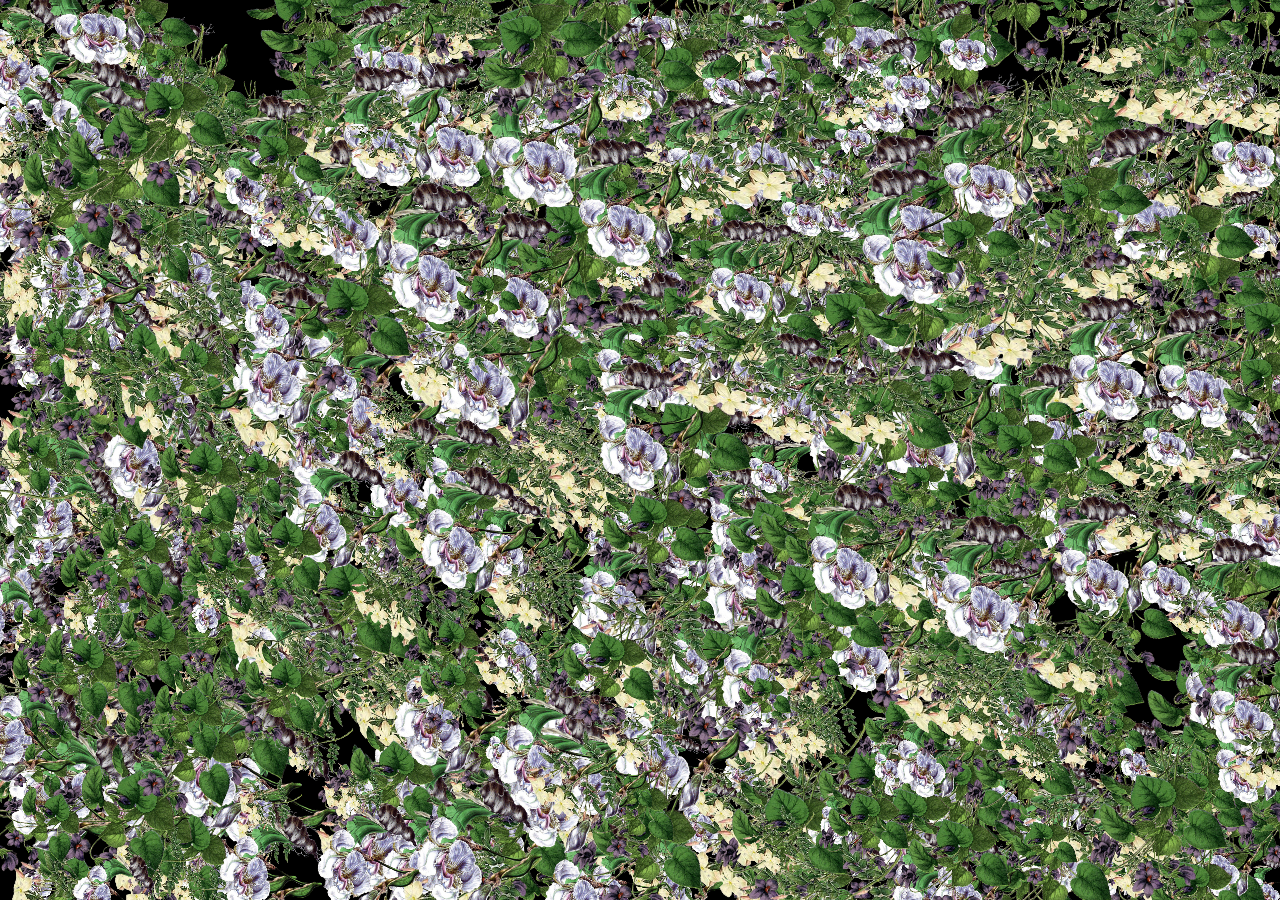
<file: classes/index.html>
<html lang="en">
<head>
    <meta charset="UTF-8">
    <meta http-equiv="X-UA-Compatible" content="IE=edge">
    <meta name="viewport" content="width=device-width, initial-scale=1.0">
    <title>Document</title>
    <link href="styles.css" rel="stylesheet">
    <script src="p5/p5.js"></script>
</head>
<body>
    <div id="mySketch"></div>
    <div id="html-body">
    </div>
</body>
<script src="sketch.js"></script>
</html>
</file>
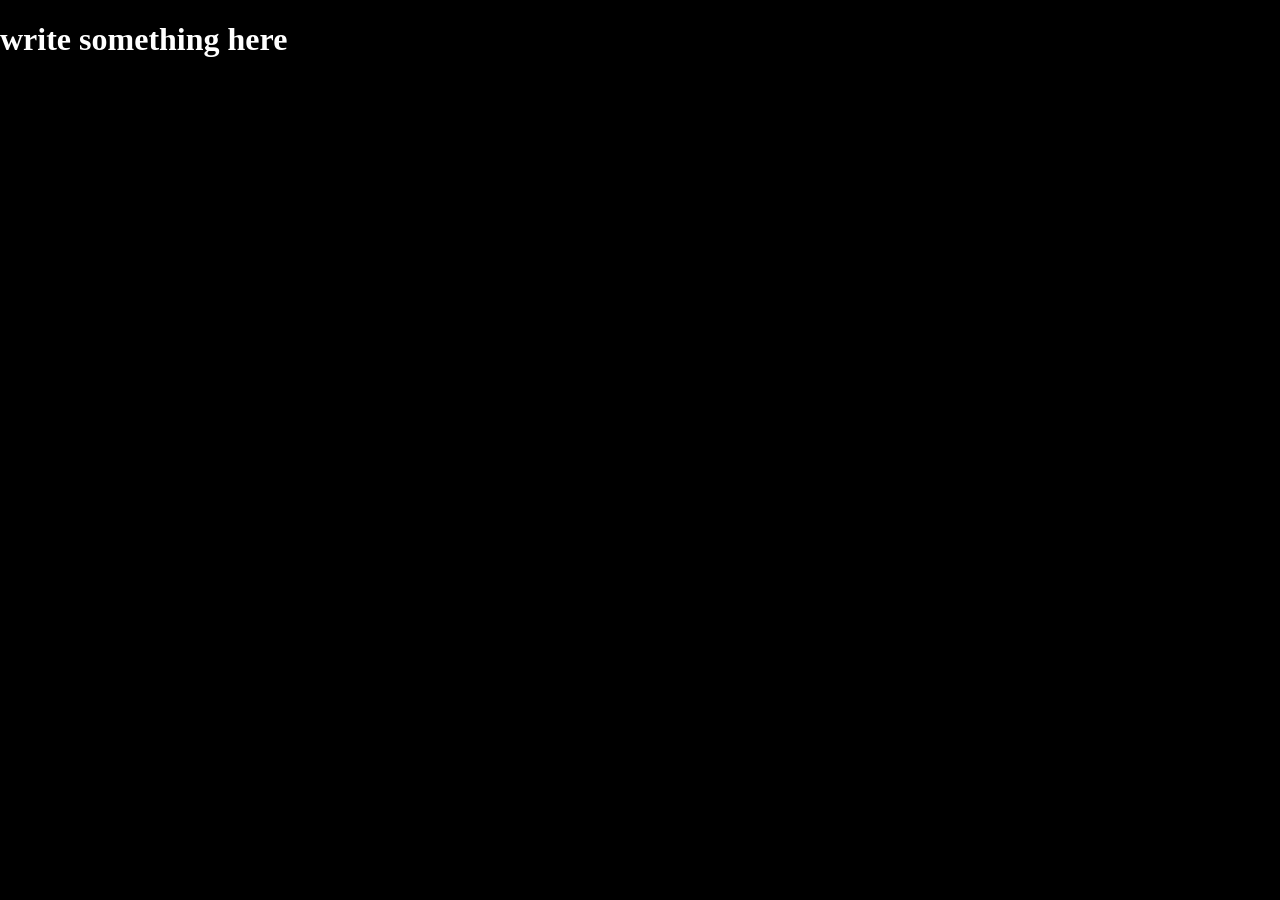
<file: p5-start/index.html>
<html lang="en">
<head>
    <meta charset="UTF-8">
    <meta http-equiv="X-UA-Compatible" content="IE=edge">
    <meta name="viewport" content="width=device-width, initial-scale=1.0">
    <title>Document</title>
    <link href="styles.css" rel="stylesheet">
    <script src="p5/p5.js"></script>
</head>
<body>
    <div id="mySketch"></div>
    <div id="html-body">
        <h1>write something here</h1>
    </div>
</body>
<script src="sketch.js"></script>
</html>
</file>
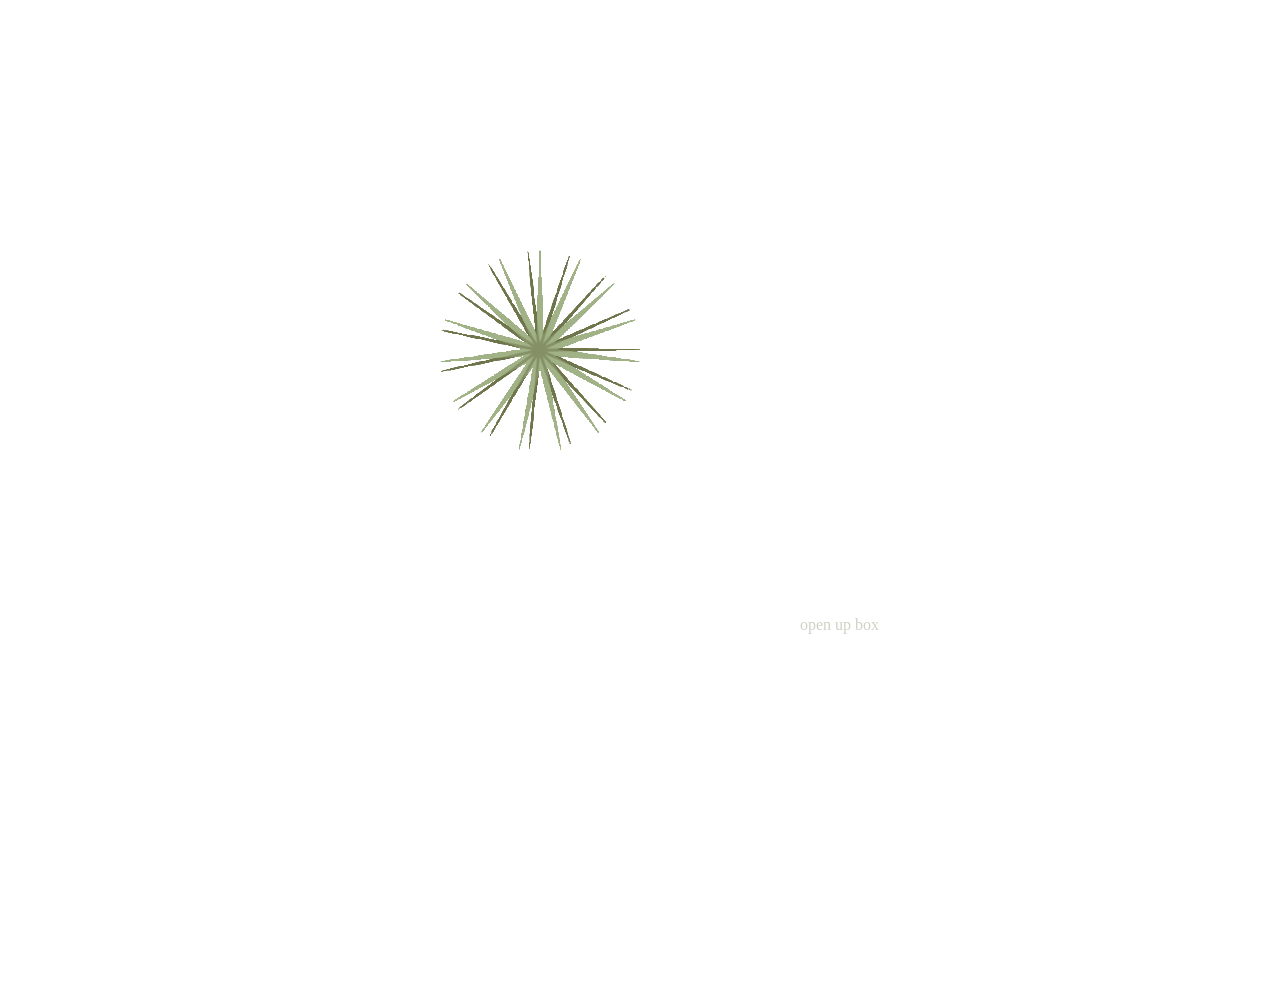
<file: excercises/exercise-2/index.html>
<html lang="en">
<head>
    <meta charset="UTF-8">
    <meta http-equiv="X-UA-Compatible" content="IE=edge">
    <meta name="viewport" content="width=device-width, initial-scale=1.0">
    <title>exercise 2</title>
    <link href="styles.css" rel="stylesheet">
    <script src="p5/p5.js"></script>
</head>
<body>
    <div id="mySketch"></div>
    <div id="html-body">
        <img id="bear" src="images/square.png" width="400" height="400">
        <div class="offer">
            <p>open up box</p>
        </div>
    </div>
</body>
<script src="sketch.js"></script>
</html>
</file>
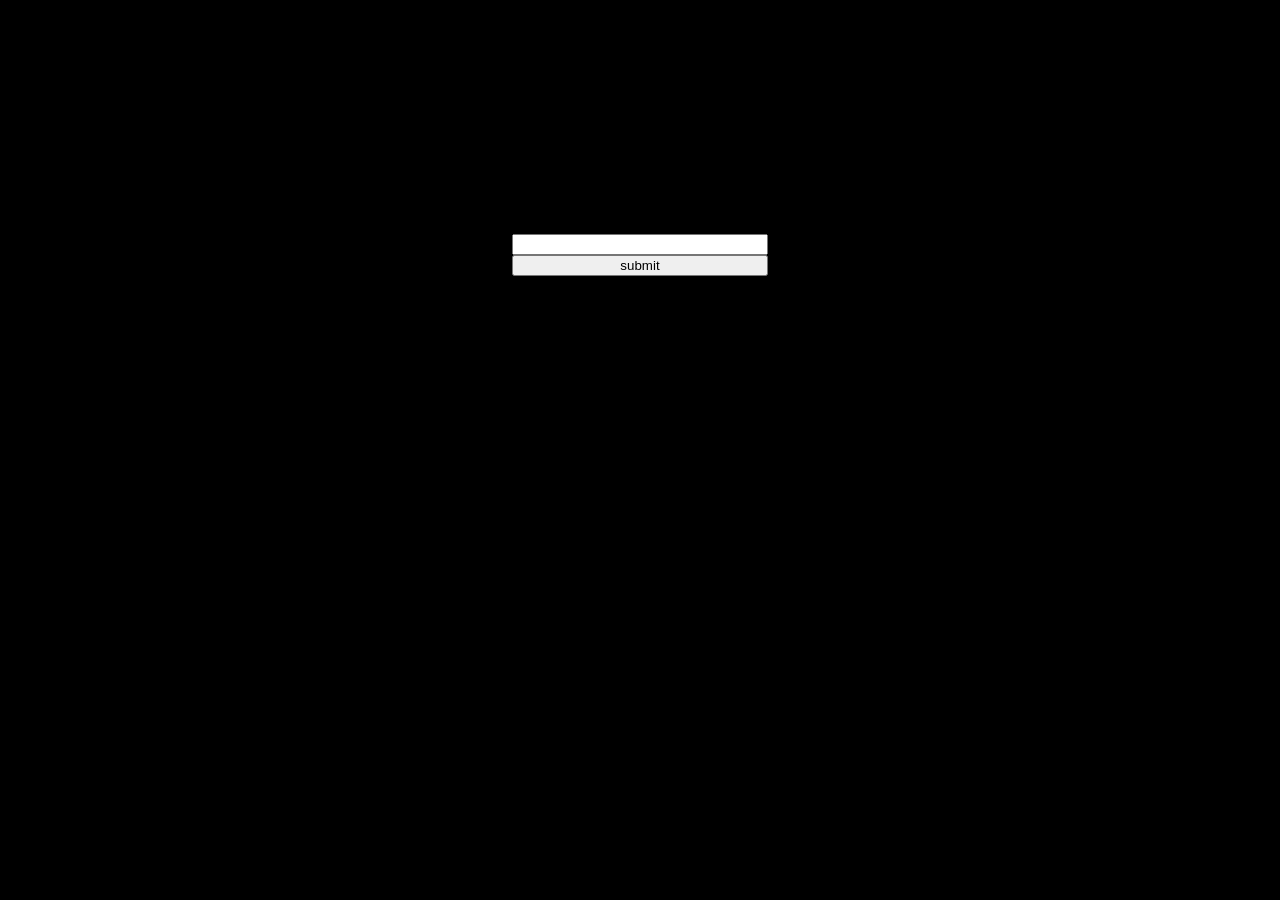
<file: excercises/exercise-3/index.html>
<html lang="en">
<head>
    <meta charset="UTF-8">
    <meta http-equiv="X-UA-Compatible" content="IE=edge">
    <meta name="viewport" content="width=device-width, initial-scale=1.0">
    <title>text and storyflow</title>
    <link href="styles.css" rel="stylesheet">
    <script src="p5/p5.js"></script>
</head>
<body>
    <div id="mySketch"></div>
    <div id="html-body">
        <!-- use what you know to make a 5 page text based adventure web experience-->
        <!-- you should use text, image, interactions, etc to guide the user from beginning to end -->
        <!-- think carefully about the narrative and how the text relates to the interaction -->
        <div id="color-input"></div>
    </div>
</body>
<script src="sketch.js"></script>
</html>
</file>
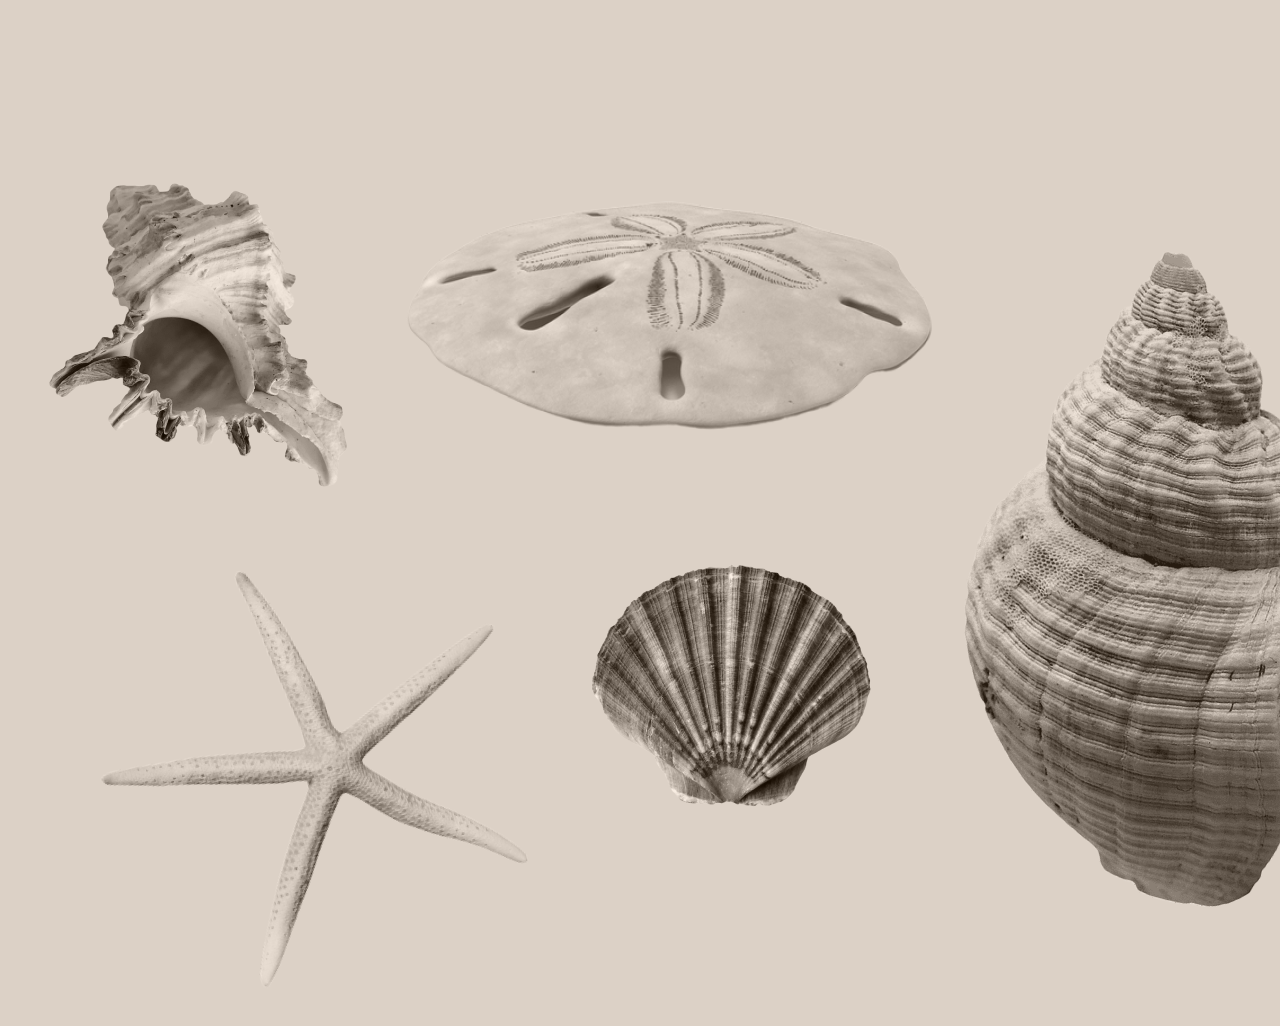
<file: excercises/exercise-4/index.html>
<html lang="en">
<head>
    <meta charset="UTF-8">
    <meta http-equiv="X-UA-Compatible" content="IE=edge">
    <meta name="viewport" content="width=device-width, initial-scale=1.0">
    <title>Document</title>
    <link href="styles.css" rel="stylesheet">
    <script src="p5/p5.js"></script>
    <script src="p5/addons/p5.sound.js"></script>
    <script src="p5/addons/p5.sound.min.js"></script>
</head>
<body>
    <div id="mySketch"></div>
    <div id="html-body">
        <!-- practice this interaction and incorporate your own original artwork as images. this can be drawings, photographs, gifs, etc -->
        <!-- must have at least 5 images placed on the page -->
        <!-- see if you can connect some of your previous exercises with this one by incorporating user input, keyboard controls, etc -->
    </div>
</body>
<script src="sketch.js"></script>
<!-- <script src="draggable.js"></script> -->
</html>
</file>
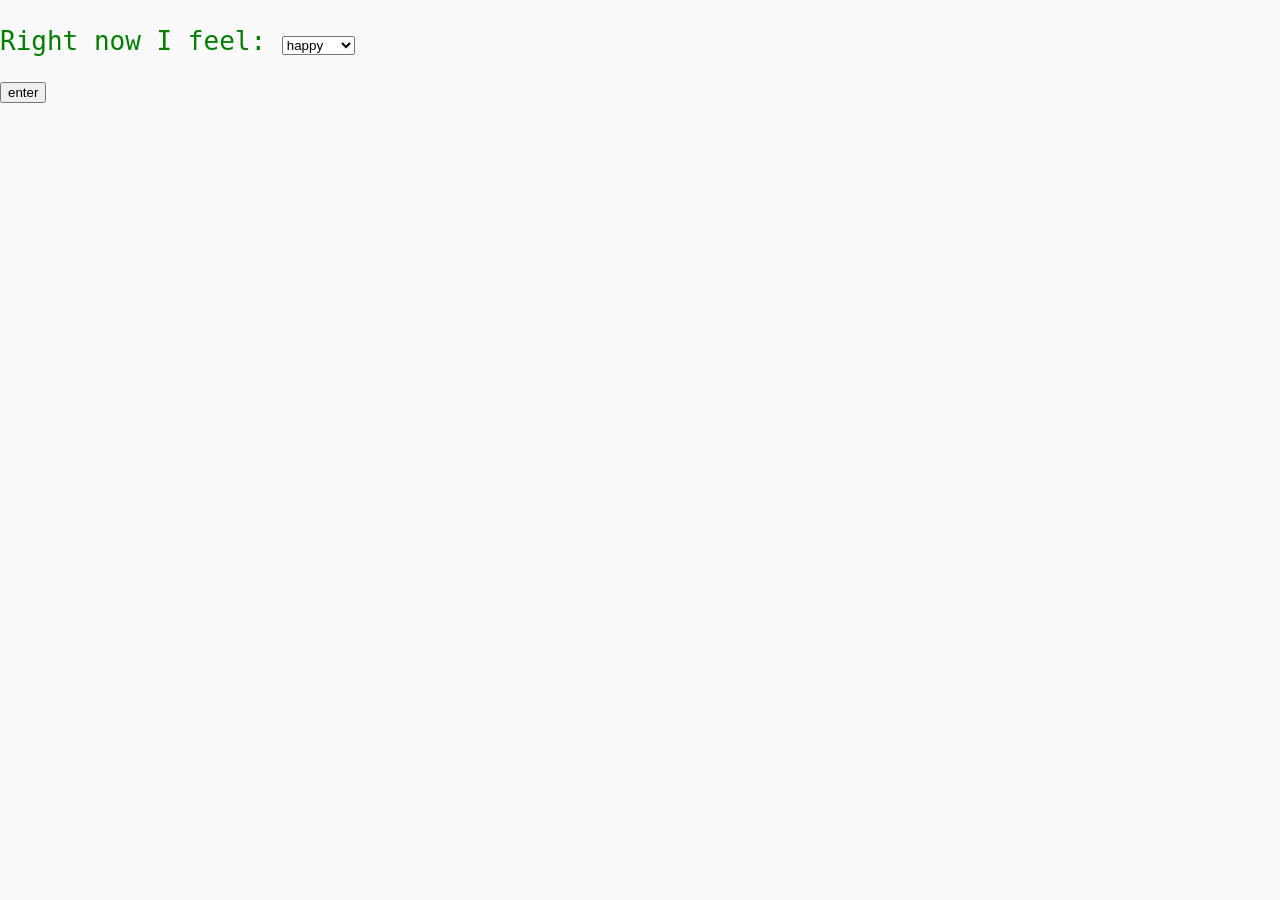
<file: excercises/exercise-5/data/index.html>
<html lang="en">
<head>
    <meta charset="UTF-8">
    <meta http-equiv="X-UA-Compatible" content="IE=edge">
    <meta name="viewport" content="width=device-width, initial-scale=1.0">
    <title>Document</title>
    <link href="styles.css" rel="stylesheet">
    <script src="../p5/p5.js"></script>
</head>
<body>
    <div id="mySketch"></div>
    <div id="html-body">
        <form id="my-day">
            <!-- <p>It is very <select name="weather" id="weather">
                <option value="sunny">sunny</option>
                <option value="gloomy">gloomy</option>
                <option value="rainy">rainy</option>
            </select> out today.</p> -->
            <p>Right now I feel: <select name="mood" id="mood">
                <option value="happy">happy</option>
                <option value="sad">sad</option>
                <option value="creative">creative</option>
                <option value="loving">loving</option>
                <option value="worried">worried</option>
                <option value="angry">angry</option>
                <option value="grateful">grateful</option>
                <option value="excited">excited</option>
                <option value="calm">calm</option>
                <option value="peaceful">peaceful</option>
                <option value="jealous">jealous</option>
                <option value="scared">scared</option>
                <option value="tired">tired</option>
            </select></p>
            <!-- <p>I want <select name="desire" id="desire">
                <option value="hug">a hug</option>
                <option value="sleep">to sleep</option>
                <option value="nature">to be in nature</option>
            </select></p> -->
        </form>
    </div>
</body>
<script src="sketch.js"></script>
</html>
</file>
<file: classes/styles.css>
body{
    /* background-color: black; */
    color: white;
    margin: 0;
}

/* This allows you to be able to position html elements starting from the top left instead of displaying as block under p5.js canvas */
#html-body{
    position: absolute;
    top: 0;
    left: 0;
}
</file>
<file: p5-start/styles.css>
body{
    /* background-color: black; */
    color: white;
    margin: 0;
}

/* This allows you to be able to position html elements starting from the top left instead of displaying as block under p5.js canvas */
#html-body{
    position: absolute;
    top: 0;
    left: 0;
}
</file>
<file: excercises/exercise-2/styles.css>
body{
    /* background-color: black; */
    color: #D0D1C4;
    margin: 0;
}

/* This allows you to be able to position html elements starting from the top left instead of displaying as block under p5.js canvas */
#html-body{
    position: absolute;
    top: 0;
    left: 0;
}

 .offer{
    position: absolute;
    width: 400px;
    height: 400px;
    top: 600;
    left: 800;
} 

 #bear{
    display: none;
    z-index: 2;
}
</file>
<file: excercises/exercise-3/styles.css>
body{
    background-color: black;
    margin: 0;
}

/* This allows you to be able to position html elements starting from the top left instead of displaying as block under p5.js canvas */
#html-body{
    position: absolute;
    top: 0;
    left: 0;
    width: 100%;
    height: 100%;
}

#color-input{
    display: flex;
    flex-direction: column;
    padding-top: 200px;
    width: 20%;
    margin: auto;
}

#next{
    color: white;
    background-color: black;
}
</file>
<file: excercises/exercise-4/styles.css>
body{
  background-color: #DCD1C6;
    color: #DCD1C6;
    margin: 0;
}

/* This allows you to be able to position html elements starting from the top left instead of displaying as block under p5.js canvas */
#html-body{
    position: absolute;
    top: 0;
    left: 0;
}


/* hover function */
.item{
    transition: all .2s ease-in-out;
    position: absolute;
    mix-blend-mode: luminosity;
}

.item:hover{
    transform: scale(1.1);
    mix-blend-mode:multiply;
}
</file>
<file: excercises/exercise-5/data/styles.css>
body{
    /* background-color: black; */
    color: green;
    margin: 0;
    font-family: monospace;
    font-size:xx-large;
}

/* This allows you to be able to position html elements starting from the top left instead of displaying as block under p5.js canvas */
#html-body{
    position: absolute;
    top: 0;
    left: 0;
}
</file>
